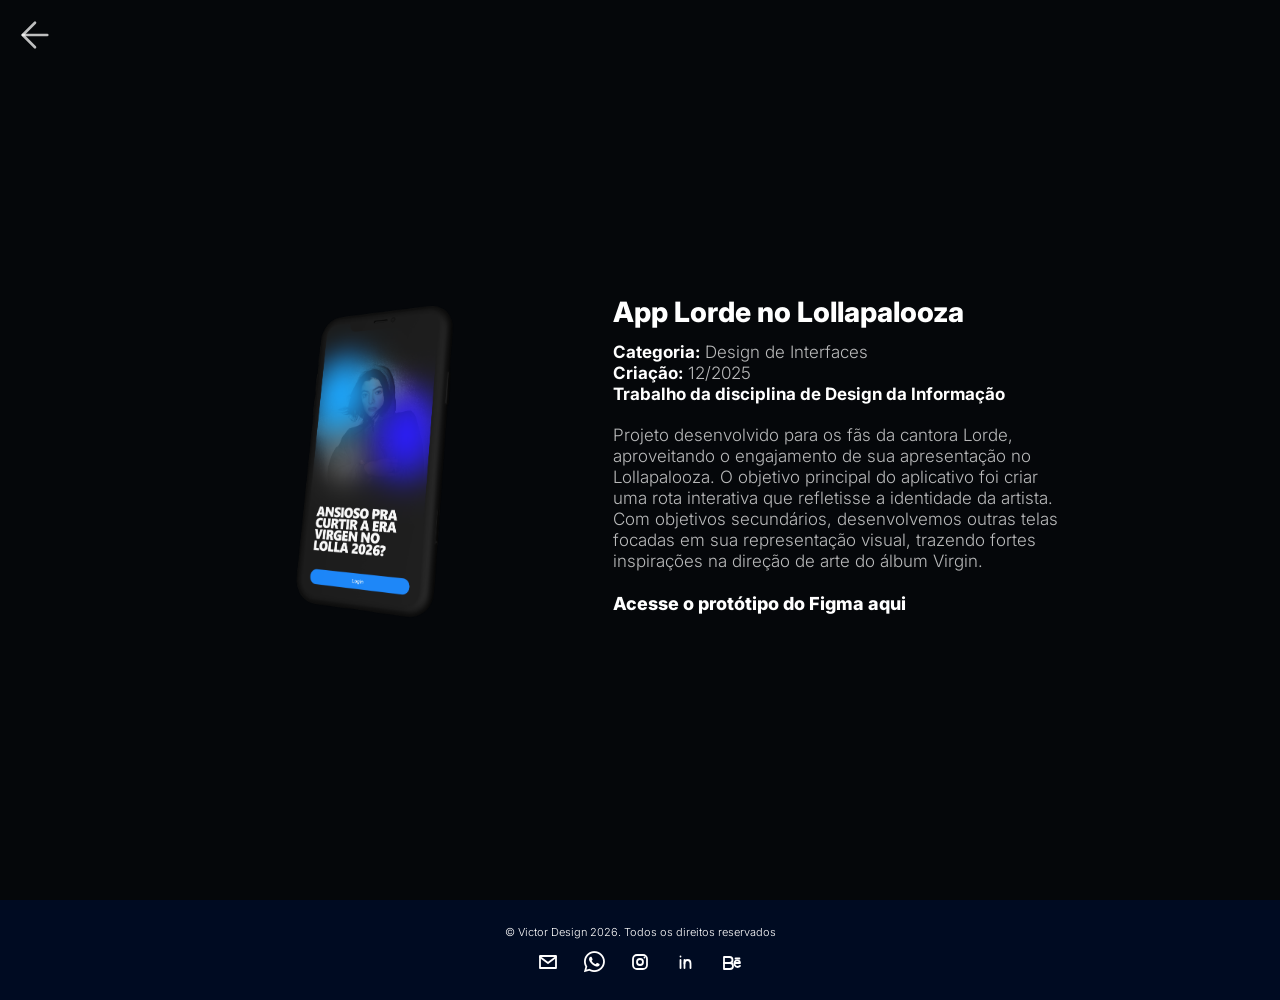
<file: app-lorde.html>
<!DOCTYPE html>
<html lang="pt-BR">
<head>
  <meta charset="UTF-8">
  <meta name="viewport" content="width=device-width, initial-scale=1.0">
  <title>App Lorde | Victor Design</title>
  <link rel="preconnect" href="https://fonts.googleapis.com">
  <link rel="preconnect" href="https://fonts.gstatic.com" crossorigin>
  <link href="https://fonts.googleapis.com/css2?family=Inter:wght@200;300;400;500;700;800;900&display=swap" rel="stylesheet">
  <link rel="stylesheet" href="https://cdnjs.cloudflare.com/ajax/libs/font-awesome/6.7.2/css/all.min.css">
  <link rel="stylesheet" href="style.css">
</head>
<body class="case-page lorde-page">
  <a class="case-back" href="index.html#projetos" aria-label="Voltar para projetos">
    <svg viewBox="0 0 24 24" aria-hidden="true"><path d="M19 12H5"/><path d="m12 19-7-7 7-7"/></svg>
  </a>

  <main class="lorde-shell">
    <div class="lorde-visual">
      <img src="imagens/APPLORDE_SEMFUNDO.png" alt="Tela inicial do aplicativo da Lorde">
    </div>

    <article class="lorde-copy">
      <h1>App Lorde no Lollapalooza</h1>
      <p><strong>Categoria:</strong> Design de Interfaces</p>
      <p><strong>Cria&ccedil;&atilde;o:</strong> 12/2025</p>
      <p><strong>Trabalho da disciplina de Design da Informa&ccedil;&atilde;o</strong></p>

      <p class="lorde-description">
        Projeto desenvolvido para os f&atilde;s da cantora Lorde,
        aproveitando o engajamento de sua apresenta&ccedil;&atilde;o no
        Lollapalooza. O objetivo principal do aplicativo foi criar uma
        rota interativa que refletisse a identidade da artista. Com
        objetivos secund&aacute;rios, desenvolvemos outras telas focadas
        em sua representa&ccedil;&atilde;o visual, trazendo fortes
        inspira&ccedil;&otilde;es na dire&ccedil;&atilde;o de arte do &aacute;lbum Virgin.
      </p>

      <a class="lorde-prototype" href="https://www.figma.com/proto/cUlEA8C2ArJ2OXShAB33Bn/APP-LORDE?t=LaIYiRJ4msjjn3dw-1&amp;scaling=scale-down&amp;content-scaling=fixed&amp;page-id=0%3A1&amp;node-id=1-1603&amp;starting-point-node-id=1%3A1578" target="_blank" rel="noreferrer">
        Acesse o prot&oacute;tipo do Figma aqui
      </a>
    </article>
  </main>
  <footer class="site-footer">
    <p>&copy; Victor Design 2026. Todos os direitos reservados</p>
    <div class="footer-social" aria-label="Redes sociais">
      <a href="mailto:victordesigncreative@gmail.com" aria-label="E-mail"><svg viewBox="0 0 24 24"><path d="M4 6h16v12H4z"/><path d="m4 7 8 6 8-6"/></svg></a>
      <a href="https://www.instagram.com/victordesign.br?igsh=YmllcWcwd20zajg3&amp;utm_source=qr" target="_blank" rel="noreferrer" aria-label="Instagram"><svg viewBox="0 0 24 24"><rect x="5" y="5" width="14" height="14" rx="4"/><circle cx="12" cy="12" r="3"/><path d="M16.5 7.5h.01"/></svg></a>
      <a href="https://www.behance.net/victorbragaa" target="_blank" rel="noreferrer" aria-label="Behance"><svg viewBox="0 0 24 24"><path d="M4 7h5.5a3 3 0 0 1 0 6H4V7Z"/><path d="M4 13h6a3 3 0 0 1 0 6H4v-6Z"/><path d="M15 13h5a2.8 2.8 0 0 0-5.4-.9c-.6 1.5.1 4.9 2.9 4.9 1.1 0 1.9-.4 2.5-1.1"/><path d="M15.5 8.5h4"/></svg></a>
      <a href="https://www.linkedin.com/in/victor-hugo-braga-alcantara-9099b823b" target="_blank" rel="noreferrer" aria-label="LinkedIn"><svg viewBox="0 0 24 24"><path d="M6.5 10v8"/><path d="M10.5 18v-8"/><path d="M10.5 13.5c0-2 1.2-3.5 3.2-3.5 1.8 0 2.8 1.2 2.8 3.4V18"/><path d="M6.5 6.5h.01"/></svg></a>
      <a href="https://wa.me/5511997618821?text=Ol%C3%A1%20Victor%2C%0AVamos%20conversar%20sobre%20suas%20ideias%20e%20criar%20algo%20extraordin%C3%A1rio%20juntos" target="_blank" rel="noreferrer" aria-label="WhatsApp"><i class="fa-brands fa-whatsapp" style="color: rgb(255, 255, 255);" aria-hidden="true"></i></a>
    </div>
  </footer>
</body>
</html>
</file>
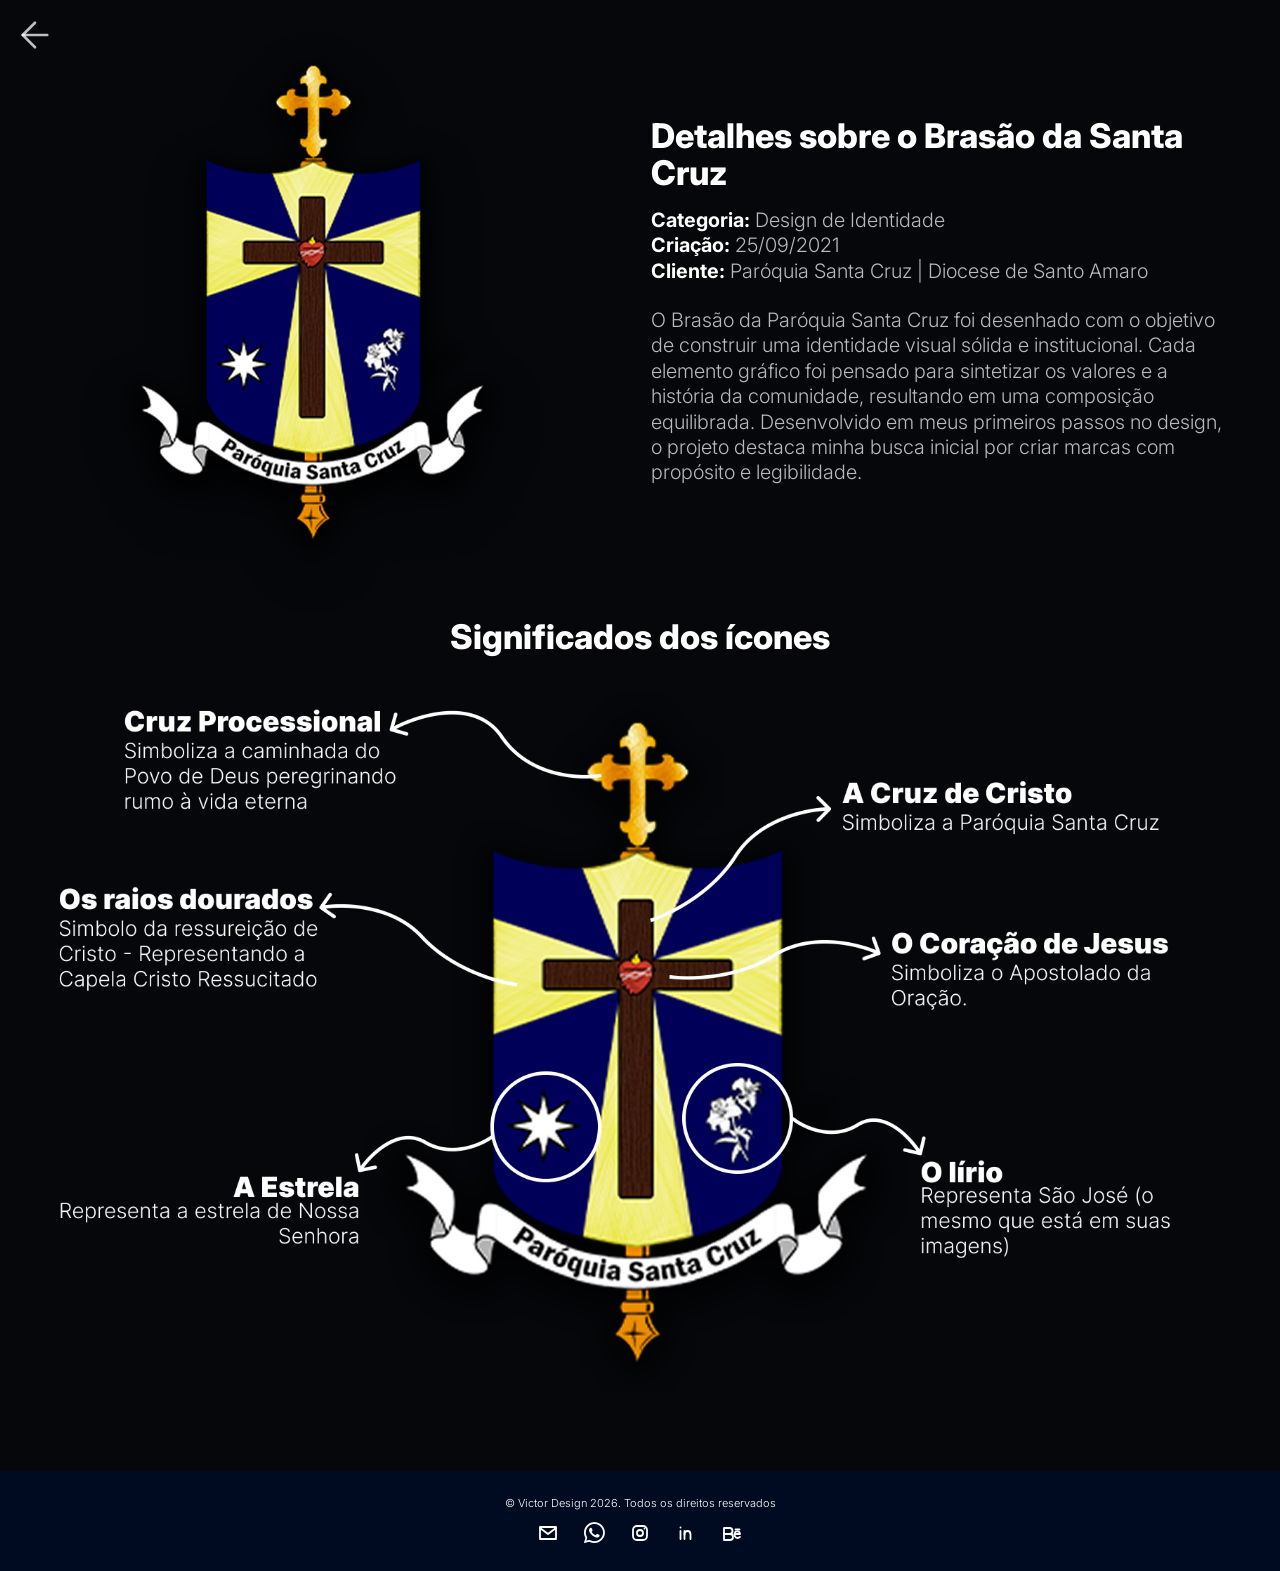
<file: brasao-santa-cruz.html>
<!DOCTYPE html>
<html lang="pt-BR">
<head>
  <meta charset="UTF-8">
  <meta name="viewport" content="width=device-width, initial-scale=1.0">
  <title>Bras&atilde;o Santa Cruz | Victor Design</title>
  <link rel="preconnect" href="https://fonts.googleapis.com">
  <link rel="preconnect" href="https://fonts.gstatic.com" crossorigin>
  <link href="https://fonts.googleapis.com/css2?family=Inter:wght@200;300;400;500;700;800;900&display=swap" rel="stylesheet">
  <link rel="stylesheet" href="https://cdnjs.cloudflare.com/ajax/libs/font-awesome/6.7.2/css/all.min.css">
  <link rel="stylesheet" href="style.css">
</head>
<body class="case-page">
  <a class="case-back" href="index.html#projetos" aria-label="Voltar para projetos">
    <svg viewBox="0 0 24 24" aria-hidden="true"><path d="M19 12H5"/><path d="m12 19-7-7 7-7"/></svg>
  </a>

  <main class="case-shell">
    <section class="case-hero">
      <div class="case-image-wrap">
        <img src="imagens/SANTACRUZ_SEMFUNDO.png" alt="Bras&atilde;o da Par&oacute;quia Santa Cruz">
      </div>

      <div class="case-copy">
        <h1>Detalhes sobre o Bras&atilde;o da Santa Cruz</h1>
        <p><strong>Categoria:</strong> Design de Identidade</p>
        <p><strong>Cria&ccedil;&atilde;o:</strong> 25/09/2021</p>
        <p><strong>Cliente:</strong> Par&oacute;quia Santa Cruz | Diocese de Santo Amaro</p>

        <p class="case-description">
          O Bras&atilde;o da Par&oacute;quia Santa Cruz foi desenhado com o objetivo de construir uma identidade visual s&oacute;lida e institucional. Cada elemento gr&aacute;fico foi pensado para sintetizar os valores e a hist&oacute;ria da comunidade, resultando em uma composi&ccedil;&atilde;o equilibrada. Desenvolvido em meus primeiros passos no design, o projeto destaca minha busca inicial por criar marcas com prop&oacute;sito e legibilidade.
        </p>
      </div>
    </section>

    <section class="case-meaning">
      <h2>Significados dos &iacute;cones</h2>
      <img class="meaning-ready-image" src="imagens/INFORM_BRASAO.png" alt="Significados dos elementos do bras&atilde;o Santa Cruz">
    </section>
  </main>
  <footer class="site-footer">
    <p>&copy; Victor Design 2026. Todos os direitos reservados</p>
    <div class="footer-social" aria-label="Redes sociais">
      <a href="mailto:victordesigncreative@gmail.com" aria-label="E-mail"><svg viewBox="0 0 24 24"><path d="M4 6h16v12H4z"/><path d="m4 7 8 6 8-6"/></svg></a>
      <a href="https://www.instagram.com/victordesign.br?igsh=YmllcWcwd20zajg3&amp;utm_source=qr" target="_blank" rel="noreferrer" aria-label="Instagram"><svg viewBox="0 0 24 24"><rect x="5" y="5" width="14" height="14" rx="4"/><circle cx="12" cy="12" r="3"/><path d="M16.5 7.5h.01"/></svg></a>
      <a href="https://www.behance.net/victorbragaa" target="_blank" rel="noreferrer" aria-label="Behance"><svg viewBox="0 0 24 24"><path d="M4 7h5.5a3 3 0 0 1 0 6H4V7Z"/><path d="M4 13h6a3 3 0 0 1 0 6H4v-6Z"/><path d="M15 13h5a2.8 2.8 0 0 0-5.4-.9c-.6 1.5.1 4.9 2.9 4.9 1.1 0 1.9-.4 2.5-1.1"/><path d="M15.5 8.5h4"/></svg></a>
      <a href="https://www.linkedin.com/in/victor-hugo-braga-alcantara-9099b823b" target="_blank" rel="noreferrer" aria-label="LinkedIn"><svg viewBox="0 0 24 24"><path d="M6.5 10v8"/><path d="M10.5 18v-8"/><path d="M10.5 13.5c0-2 1.2-3.5 3.2-3.5 1.8 0 2.8 1.2 2.8 3.4V18"/><path d="M6.5 6.5h.01"/></svg></a>
      <a href="https://wa.me/5511997618821?text=Ol%C3%A1%20Victor%2C%0AVamos%20conversar%20sobre%20suas%20ideias%20e%20criar%20algo%20extraordin%C3%A1rio%20juntos" target="_blank" rel="noreferrer" aria-label="WhatsApp"><i class="fa-brands fa-whatsapp" style="color: rgb(255, 255, 255);" aria-hidden="true"></i></a>
    </div>
  </footer>
</body>
</html>
</file>
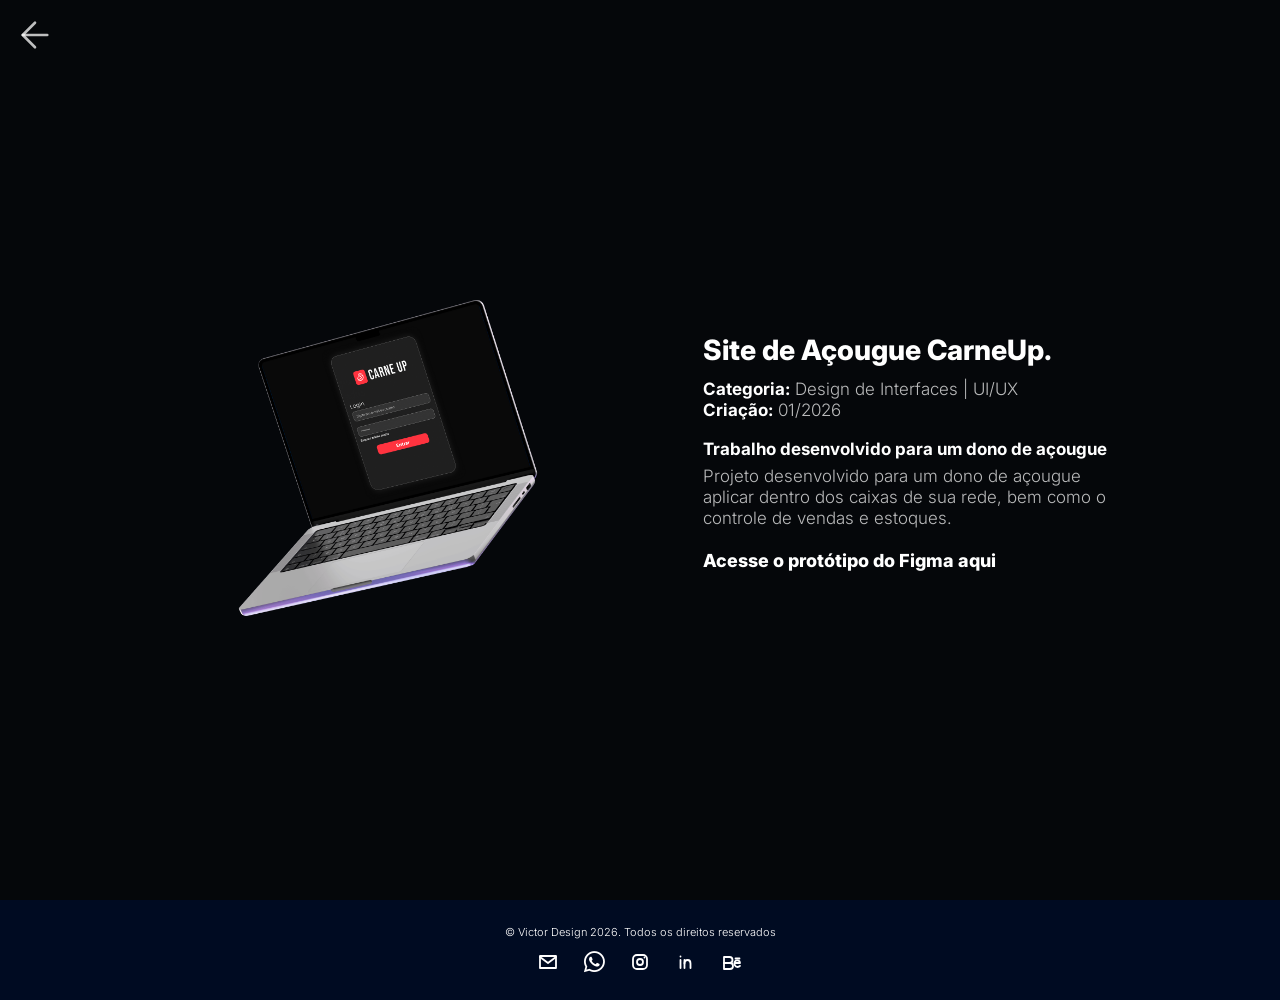
<file: carneup.html>
<!DOCTYPE html>
<html lang="pt-BR">
<head>
  <meta charset="UTF-8">
  <meta name="viewport" content="width=device-width, initial-scale=1.0">
  <title>CarneUp | Victor Design</title>
  <link rel="preconnect" href="https://fonts.googleapis.com">
  <link rel="preconnect" href="https://fonts.gstatic.com" crossorigin>
  <link href="https://fonts.googleapis.com/css2?family=Inter:wght@200;300;400;500;700;800;900&display=swap" rel="stylesheet">
  <link rel="stylesheet" href="https://cdnjs.cloudflare.com/ajax/libs/font-awesome/6.7.2/css/all.min.css">
  <link rel="stylesheet" href="style.css">
</head>
<body class="case-page carneup-page">
  <a class="case-back" href="index.html#projetos" aria-label="Voltar para projetos">
    <svg viewBox="0 0 24 24" aria-hidden="true"><path d="M19 12H5"/><path d="m12 19-7-7 7-7"/></svg>
  </a>

  <main class="carneup-shell">
    <div class="carneup-visual">
      <img src="imagens/CARNEUP_SEMFUNDO.png" alt="Mockup do site CarneUp">
    </div>

    <article class="carneup-copy">
      <h1>Site de A&ccedil;ougue CarneUp.</h1>
      <p><strong>Categoria:</strong> Design de Interfaces | UI/UX</p>
      <p><strong>Cria&ccedil;&atilde;o:</strong> 01/2026</p>

      <p class="carneup-highlight"><strong>Trabalho desenvolvido para um dono de a&ccedil;ougue</strong></p>
      <p class="carneup-description">
        Projeto desenvolvido para um dono de a&ccedil;ougue aplicar
        dentro dos caixas de sua rede, bem como o controle de
        vendas e estoques.
      </p>

      <a class="carneup-prototype" href="https://www.figma.com/proto/dmqGlgPKzXNcwUaRMgEllC/CARNE-UP?node-id=0-2266&amp;p=f&amp;t=XthnqzlI08GWKN9h-1&amp;scaling=min-zoom&amp;content-scaling=fixed&amp;page-id=0%3A1" target="_blank" rel="noreferrer">
        Acesse o prot&oacute;tipo do Figma aqui
      </a>
    </article>
  </main>
  <footer class="site-footer">
    <p>&copy; Victor Design 2026. Todos os direitos reservados</p>
    <div class="footer-social" aria-label="Redes sociais">
      <a href="mailto:victordesigncreative@gmail.com" aria-label="E-mail"><svg viewBox="0 0 24 24"><path d="M4 6h16v12H4z"/><path d="m4 7 8 6 8-6"/></svg></a>
      <a href="https://www.instagram.com/victordesign.br?igsh=YmllcWcwd20zajg3&amp;utm_source=qr" target="_blank" rel="noreferrer" aria-label="Instagram"><svg viewBox="0 0 24 24"><rect x="5" y="5" width="14" height="14" rx="4"/><circle cx="12" cy="12" r="3"/><path d="M16.5 7.5h.01"/></svg></a>
      <a href="https://www.behance.net/victorbragaa" target="_blank" rel="noreferrer" aria-label="Behance"><svg viewBox="0 0 24 24"><path d="M4 7h5.5a3 3 0 0 1 0 6H4V7Z"/><path d="M4 13h6a3 3 0 0 1 0 6H4v-6Z"/><path d="M15 13h5a2.8 2.8 0 0 0-5.4-.9c-.6 1.5.1 4.9 2.9 4.9 1.1 0 1.9-.4 2.5-1.1"/><path d="M15.5 8.5h4"/></svg></a>
      <a href="https://www.linkedin.com/in/victor-hugo-braga-alcantara-9099b823b" target="_blank" rel="noreferrer" aria-label="LinkedIn"><svg viewBox="0 0 24 24"><path d="M6.5 10v8"/><path d="M10.5 18v-8"/><path d="M10.5 13.5c0-2 1.2-3.5 3.2-3.5 1.8 0 2.8 1.2 2.8 3.4V18"/><path d="M6.5 6.5h.01"/></svg></a>
      <a href="https://wa.me/5511997618821?text=Ol%C3%A1%20Victor%2C%0AVamos%20conversar%20sobre%20suas%20ideias%20e%20criar%20algo%20extraordin%C3%A1rio%20juntos" target="_blank" rel="noreferrer" aria-label="WhatsApp"><i class="fa-brands fa-whatsapp" style="color: rgb(255, 255, 255);" aria-hidden="true"></i></a>
    </div>
  </footer>
</body>
</html>
</file>
<file: style.css>
* {
  box-sizing: border-box;
  margin: 0;
  padding: 0;
}

html {
  scroll-behavior: smooth;
  scroll-padding-top: 28px;
}

body {
  min-width: 320px;
  overflow-x: hidden;
  background: #05070a;
  color: #ffffff;
  font-family: "Inter", sans-serif;
}

.site-footer {
  display: flex;
  flex-direction: column;
  align-items: center;
  justify-content: center;
  gap: 10px;
  width: 100%;
  height: 100px;
  padding: 12px 18px;
  background: #000b22;
  color: #ffffff;
  text-align: center;
}

.site-footer p {
  font-size: 11px;
  font-weight: 300;
  line-height: 1.3;
}

.footer-social {
  display: flex;
  align-items: center;
  justify-content: center;
  gap: 20px;
}

.footer-social a[aria-label="E-mail"] {
  order: 1;
}

.footer-social a[aria-label="WhatsApp"] {
  order: 2;
}

.footer-social a[aria-label="Instagram"] {
  order: 3;
}

.footer-social a[aria-label="LinkedIn"] {
  order: 4;
}

.footer-social a[aria-label="Behance"] {
  order: 5;
}

.footer-social a {
  display: inline-flex;
  align-items: center;
  justify-content: center;
  width: 26px;
  height: 26px;
  color: #ffffff;
  text-decoration: none;
}

.footer-social svg {
  width: 24px;
  height: 24px;
  fill: none;
  stroke: currentColor;
  stroke-linecap: round;
  stroke-linejoin: round;
  stroke-width: 1.8;
}

.footer-social .fa-whatsapp {
  font-size: 24px;
  line-height: 1;
}

.portfolio-shell {
  min-height: 100vh;
  background: #05070a;
}

.cursor-glow {
  position: fixed;
  left: 0;
  top: 0;
  z-index: 3;
  width: 280px;
  height: 280px;
  border-radius: 50%;
  background: radial-gradient(
    circle,
    rgba(0, 87, 124, 0.32),
    rgba(0, 87, 124, 0.12) 38%,
    transparent 70%
  );
  filter: blur(18px);
  opacity: 0;
  pointer-events: none;
  transform: translate(-50%, -50%);
  transition: opacity 0.2s ease;
}

body:hover .cursor-glow {
  opacity: 1;
}

.reveal {
  opacity: 0;
  transform: translateY(28px);
  transition:
    opacity 0.7s ease,
    transform 0.7s ease;
}

.reveal.is-visible {
  opacity: 1;
  transform: translateY(0);
}

.hero-background.reveal,
.hero-person.reveal {
  transform: translateX(-50%) translateY(28px);
}

.hero-background.reveal.is-visible,
.hero-person.reveal.is-visible {
  transform: translateX(-50%) translateY(0);
}

@media (prefers-reduced-motion: reduce) {
  .reveal {
    opacity: 1;
    transform: none;
    transition: none;
  }

  .hero-background.reveal,
  .hero-person.reveal {
    transform: translateX(-50%);
  }
}

.navbar {
  position: fixed;
  top: 0;
  left: 0;
  z-index: 10;
  display: flex;
  align-items: center;
  gap: clamp(34px, 4.4vw, 62px);
  width: 100%;
  height: 38px;
  padding: 0 0 0 clamp(16px, 2.6vw, 22px);
  background: rgba(13, 13, 13, 0.02);
  backdrop-filter: blur(300px);
  -webkit-backdrop-filter: blur(300px);
}

.navbar a {
  position: relative;
  color: rgba(255, 255, 255, 0.72);
  font-family: "Inter", sans-serif;
  font-size: clamp(9px, 1.16vw, 12px);
  font-weight: 400;
  line-height: 1;
  text-decoration: none;
  transition:
    color 0.25s ease,
    font-weight 0.25s ease;
}

.navbar a:hover {
  color: #ffffff;
  font-weight: 500;
}

.navbar a.active {
  color: #ffffff;
  font-weight: 500;
}

.navbar a.active::after {
  content: "";
  position: absolute;
  left: 0;
  right: 0;
  bottom: -8px;
  height: 1px;
  background: #ffffff;
}

.hero {
  position: relative;
  min-height: 100vh;
  overflow: hidden;
}

.hero::before,
.hero::after {
  content: "";
  position: absolute;
  z-index: 1;
  pointer-events: none;
}

.hero::before {
  left: -18vw;
  bottom: -18vh;
  width: 58vw;
  height: 82vh;
  background: radial-gradient(
    circle at 52% 54%,
    rgba(0, 87, 124, 0.42),
    rgba(0, 87, 124, 0.18) 34%,
    transparent 68%
  );
  filter: blur(18px);
}

.hero::after {
  top: 7vh;
  right: -18vw;
  width: 58vw;
  height: 58vh;
  background: radial-gradient(
    circle at 50% 48%,
    rgba(0, 87, 124, 0.36),
    rgba(0, 87, 124, 0.18) 38%,
    transparent 70%
  );
  filter: blur(16px);
}

.hero-background {
  position: absolute;
  top: clamp(38px, 7.9vh, 50px);
  left: 49%;
  z-index: 2;
  width: min(138vw, 980px);
  height: auto;
  object-fit: contain;
  object-position: center top;
  transform: translateX(-50%);
}

.hero-mobile-title {
  display: none;
}

.hero-person {
  position: absolute;
  bottom: clamp(-34px, -4.6vh, -22px);
  left: 48.4%;
  z-index: 5;
  width: clamp(300px, 58vh, 405px);
  height: auto;
  filter: drop-shadow(0 24px 42px rgba(0, 0, 0, 0.64));
  transform: translateX(-50%);
}

.hero-info {
  position: absolute;
  right: clamp(22px, 4.1vw, 28px);
  bottom: clamp(38px, 8.5vh, 54px);
  z-index: 8;
  text-align: right;
}

.hero-info p {
  display: none;
}

.explore-link {
  display: inline-flex;
  align-items: center;
  gap: 2px;
  color: rgba(255, 255, 255, 0.7);
  font-size: clamp(20px, 2.6vw, 28px);
  font-weight: 200;
  text-decoration: none;
  transition:
    color 0.25s ease,
    font-weight 0.25s ease;
}

.explore-link:hover {
  color: #ffffff;
  font-weight: 300;
}

.explore-link span {
  color: #00577c;
  font-size: 0.9em;
  transition: transform 0.25s ease;
}

.explore-link:hover span {
  transform: translateY(4px);
}

.about-section {
  position: relative;
  display: grid;
  grid-template-columns: minmax(0, 48%) minmax(360px, 1fr);
  align-items: center;
  min-height: 100vh;
  overflow: hidden;
  background:
    radial-gradient(circle at 25% 31%, rgba(0, 87, 124, 0.28), transparent 35%),
    #05070a;
}

#sobre-mim,
#projetos,
#servicos,
#contato {
  scroll-margin-top: 28px;
}

.about-photo-wrap {
  position: relative;
  align-self: stretch;
  min-height: 100vh;
}

.about-photo {
  position: absolute;
  left: -3%;
  bottom: 0;
  width: min(72vw, 980px);
  height: auto;
  filter: drop-shadow(0 26px 38px rgba(0, 0, 0, 0.62));
}

.about-content {
  width: min(520px, 88%);
  margin-left: clamp(44px, 5vw, 92px);
  padding-top: 24px;
}

.about-block + .about-block {
  margin-top: 28px;
}

.about-content h2,
.about-content h3 {
  color: #ffffff;
  font-weight: 800;
  letter-spacing: 0;
  line-height: 1;
}

.about-content h2 {
  margin-bottom: 10px;
  font-size: clamp(30px, 3.4vw, 42px);
}

.about-content h3 {
  margin-bottom: 12px;
  font-size: clamp(28px, 3.1vw, 38px);
}

.about-content p {
  color: #ffffff;
  font-size: clamp(15px, 1.45vw, 19px);
  font-weight: 400;
  line-height: 1.12;
}

.skill-list {
  display: flex;
  align-items: center;
  gap: 12px;
}

.skill-list img {
  display: block;
  width: clamp(40px, 5vw, 58px);
  height: clamp(40px, 5vw, 58px);
  object-fit: contain;
}

.education {
  line-height: 1.04;
}

.projects-section {
  min-height: 68vh;
  padding: clamp(46px, 7vh, 76px) clamp(28px, 8vw, 104px) clamp(58px, 8vh, 90px);
  background: #05070a;
}

.projects-heading {
  width: min(620px, 92vw);
  margin: 0 auto 24px;
  text-align: center;
}

.projects-heading h2 {
  margin-bottom: 8px;
  color: #ffffff;
  font-size: clamp(24px, 3vw, 34px);
  font-weight: 800;
  line-height: 1;
}

.projects-heading p {
  color: rgba(255, 255, 255, 0.78);
  font-size: clamp(11px, 1.2vw, 14px);
  font-weight: 300;
  line-height: 1.2;
}

.projects-grid {
  display: grid;
  grid-template-columns: 1.05fr 1.2fr 1.05fr 1.2fr;
  align-items: stretch;
  gap: 10px;
  width: min(1080px, 84vw);
  margin: 0 auto;
}

.project-stack {
  display: grid;
  gap: 10px;
  grid-template-rows: 1fr 1fr;
}

.project-card {
  position: relative;
  min-height: 0;
  overflow: hidden;
  background: #06101d;
  border: 1px solid transparent;
  transition: border-color 0.25s ease;
}

.project-card:not(.project-card-tall) {
  aspect-ratio: 1.5 / 1;
}

.project-card-tall {
  height: 100%;
}

.project-card img {
  display: block;
  width: 100%;
  height: 100%;
  object-fit: cover;
  object-position: center;
  transition:
    transform 0.35s ease,
    filter 0.35s ease;
}

.project-card:hover img {
  filter: brightness(0.28);
  transform: scale(1.02);
}

.project-card-contain img {
  object-fit: contain;
}

.project-card-contain:hover img {
  transform: scale(1);
}

.project-card:hover {
  border-color: rgba(255, 255, 255, 0.74);
}

.project-overlay {
  position: absolute;
  inset: 0;
  z-index: 2;
  display: flex;
  align-items: center;
  justify-content: center;
  gap: 4px;
  background: rgba(0, 0, 0, 0.16);
  opacity: 0;
  transition: opacity 0.25s ease;
}

.project-card:hover .project-overlay {
  opacity: 1;
}

.project-action {
  display: inline-flex;
  align-items: center;
  justify-content: center;
  width: clamp(18px, 2.2vw, 24px);
  height: clamp(18px, 2.2vw, 24px);
  color: #ffffff;
}

.project-action svg {
  display: block;
  width: 100%;
  height: 100%;
  fill: none;
  stroke: currentColor;
  stroke-linecap: round;
  stroke-linejoin: round;
  stroke-width: 2.4;
}

.project-overlay .project-action:last-child {
  cursor: pointer;
}

.project-lightbox {
  position: fixed;
  inset: 0;
  z-index: 80;
  display: grid;
  place-items: center;
  padding: 58px 24px;
  background: rgba(1, 4, 9, 0.78);
  opacity: 0;
  pointer-events: none;
  transition: opacity 0.25s ease;
}

.project-lightbox.is-open {
  opacity: 1;
  pointer-events: auto;
}

.lightbox-panel {
  width: fit-content;
  max-width: 88vw;
  max-height: 88vh;
  overflow: hidden;
  background: #051226;
  box-shadow: 0 28px 70px rgba(0, 0, 0, 0.52);
  transform: translateY(18px) scale(0.98);
  transition: transform 0.25s ease;
}

.project-lightbox.is-open .lightbox-panel {
  transform: translateY(0) scale(1);
}

.lightbox-image {
  display: block;
  width: auto;
  max-width: 88vw;
  max-height: calc(88vh - 74px);
  object-fit: contain;
  object-position: center;
  background: #05070a;
  image-rendering: auto;
  filter: none;
  transform: none;
}

.lightbox-panel.is-portrait .lightbox-image {
  object-fit: contain;
}

.lightbox-panel.is-photo .lightbox-image {
  max-height: 88vh;
  object-fit: contain;
}

.lightbox-panel.is-photo .lightbox-title {
  display: none;
}

.lightbox-title {
  min-height: 74px;
  width: 100%;
  padding: 20px 24px;
  background: #06162c;
  color: #ffffff;
  font-size: clamp(20px, 2.2vw, 28px);
  font-weight: 800;
  line-height: 1.1;
  text-transform: capitalize;
}

.lightbox-close {
  position: fixed;
  top: 22px;
  right: 26px;
  width: 36px;
  height: 36px;
  border: 0;
  border-radius: 50%;
  background: rgba(255, 255, 255, 0.08);
  color: #ffffff;
  cursor: pointer;
  font-size: 28px;
  line-height: 1;
  transition:
    background-color 0.25s ease,
    transform 0.25s ease;
}

.lightbox-close:hover {
  background: rgba(255, 255, 255, 0.16);
  transform: scale(1.05);
}

.photos-section {
  min-height: 62vh;
  padding: clamp(32px, 5.2vh, 52px) clamp(24px, 8vw, 92px)
    clamp(54px, 8vh, 86px);
  background: #05070a;
}

.photos-heading {
  margin: 0 auto 14px;
  text-align: center;
}

.photos-heading h2 {
  color: #ffffff;
  font-size: clamp(22px, 3vw, 32px);
  font-weight: 800;
  line-height: 1;
}

.photos-heading p {
  margin-top: 4px;
  color: rgba(255, 255, 255, 0.64);
  font-size: clamp(11px, 1.25vw, 14px);
  font-weight: 300;
  line-height: 1;
}

.photos-grid {
  display: grid;
  grid-template-columns: 1.08fr 0.95fr 1.08fr 0.95fr;
  align-items: stretch;
  gap: 8px;
  width: min(1060px, 78vw);
  margin: 0 auto;
}

.photos-stack {
  display: grid;
  gap: 8px;
  grid-template-rows: 1fr 1fr;
}

.photo-card {
  position: relative;
  min-height: 0;
  overflow: hidden;
  background: #06101d;
  border: 1px solid transparent;
  transition: border-color 0.25s ease;
}

.photos-grid img {
  display: block;
  width: 100%;
  height: 100%;
  min-height: 0;
  object-fit: cover;
  filter: brightness(0.9);
  transition:
    transform 0.35s ease,
    filter 0.35s ease;
}

.photos-stack .photo-card {
  aspect-ratio: 1.52 / 1;
}

.photo-card-tall {
  height: 100%;
  aspect-ratio: auto;
}

.photo-card:hover {
  border-color: rgba(255, 255, 255, 0.74);
}

.photo-card:hover img {
  filter: brightness(0.28);
  transform: scale(1.02);
}

.photo-overlay {
  position: absolute;
  inset: 0;
  z-index: 2;
  display: flex;
  align-items: center;
  justify-content: center;
  background: rgba(0, 0, 0, 0.16);
  opacity: 0;
  transition: opacity 0.25s ease;
}

.photo-card:hover .photo-overlay {
  opacity: 1;
}

.photo-action {
  display: inline-flex;
  align-items: center;
  justify-content: center;
  width: clamp(18px, 2.2vw, 24px);
  height: clamp(18px, 2.2vw, 24px);
  color: #ffffff;
}

.photo-action svg {
  display: block;
  width: 100%;
  height: 100%;
  fill: none;
  stroke: currentColor;
  stroke-linecap: round;
  stroke-linejoin: round;
  stroke-width: 2.4;
}

.services-section {
  min-height: 100vh;
  padding: clamp(64px, 9vh, 94px) clamp(24px, 7vw, 86px)
    clamp(72px, 10vh, 104px);
  background: #05070a;
}

.services-section > h2 {
  margin-bottom: clamp(54px, 8vh, 78px);
  color: #ffffff;
  font-size: clamp(26px, 3.2vw, 38px);
  font-weight: 800;
  line-height: 1;
  text-align: center;
}

.services-grid {
  display: grid;
  grid-template-columns: repeat(6, minmax(0, 1fr));
  gap: clamp(54px, 8vh, 78px) clamp(40px, 6vw, 78px);
  width: min(1130px, 92vw);
  margin: 0 auto;
}

.service-item {
  display: grid;
  grid-template-columns: clamp(38px, 4vw, 50px) minmax(0, 1fr);
  gap: 10px;
  align-items: start;
  color: #ffffff;
}

.service-item:nth-child(1) {
  grid-column: 1 / span 2;
}

.service-item:nth-child(2) {
  grid-column: 3 / span 2;
}

.service-item:nth-child(3) {
  grid-column: 5 / span 2;
}

.service-item:nth-child(4) {
  grid-column: 2 / span 2;
  width: auto;
  justify-self: stretch;
}

.service-item:nth-child(5) {
  grid-column: 4 / span 2;
  width: auto;
  justify-self: stretch;
}

.service-icon {
  display: inline-flex;
  align-items: center;
  justify-content: center;
  width: clamp(36px, 3.8vw, 48px);
  height: clamp(36px, 3.8vw, 48px);
  border: 1px solid #00577c;
  border-radius: 8px;
  background: #ffffff;
  color: #00577c;
  transition:
    background-color 0.25s ease,
    color 0.25s ease,
    border-color 0.25s ease;
}

.service-icon svg {
  width: 64%;
  height: 64%;
  fill: none;
  stroke: currentColor;
  stroke-linecap: round;
  stroke-linejoin: round;
  stroke-width: 1.9;
}

.service-item h3 {
  margin-bottom: 2px;
  color: rgba(255, 255, 255, 0.88);
  font-size: clamp(18px, 2vw, 26px);
  font-weight: 700;
  line-height: 1;
  white-space: nowrap;
  transition:
    color 0.25s ease,
    font-weight 0.25s ease,
    text-shadow 0.25s ease;
}

.service-item p {
  color: rgba(255, 255, 255, 0.62);
  font-size: clamp(11px, 1.16vw, 14px);
  font-weight: 300;
  line-height: 1.16;
  transition:
    color 0.25s ease,
    text-shadow 0.25s ease;
}

.service-item:hover .service-icon {
  background: #00577c;
  border-color: #00577c;
  color: #ffffff;
}

.service-item:hover h3 {
  color: #00577c;
  font-weight: 800;
  text-shadow: 0 0 0 currentColor;
}

.service-item:hover p {
  color: #ffffff;
  text-shadow: 0 0 0 currentColor;
}

.contact-section {
  min-height: 100vh;
  padding: clamp(82px, 12vh, 116px) clamp(24px, 6vw, 58px)
    clamp(58px, 8vh, 86px);
  background: #05070a;
}

.contact-heading {
  margin: 0 auto clamp(48px, 7vh, 70px);
  text-align: center;
}

.contact-heading h2 {
  color: #ffffff;
  font-size: clamp(42px, 6.4vw, 68px);
  font-weight: 800;
  line-height: 1;
}

.contact-heading p {
  margin-top: 22px;
  color: #ffffff;
  font-size: clamp(17px, 2vw, 24px);
  font-weight: 300;
  line-height: 1.45;
}

.contact-form {
  display: grid;
  gap: 34px;
  width: min(530px, 84vw);
  margin: 0 auto;
}

.contact-form label {
  display: grid;
  gap: 14px;
}

.contact-form span,
.contact-card span,
.contact-divider span {
  color: #ffffff;
  font-size: 11px;
  font-weight: 700;
  letter-spacing: 6px;
  text-transform: uppercase;
}

.contact-form b {
  color: #ffffff;
}

.contact-form input,
.contact-form textarea {
  width: 100%;
  border: 0;
  border-bottom: 1px solid rgba(255, 255, 255, 0.22);
  outline: 0;
  background: transparent;
  color: #ffffff;
  font: inherit;
  font-size: 18px;
  font-weight: 300;
  padding: 2px 0 14px;
}

.contact-form input::placeholder,
.contact-form textarea::placeholder {
  color: rgba(255, 255, 255, 0.62);
}

.contact-form textarea {
  min-height: 112px;
  resize: vertical;
}

.contact-form button {
  justify-self: center;
  display: inline-flex;
  align-items: center;
  gap: 12px;
  min-width: 210px;
  margin-top: 12px;
  border: 0;
  border-radius: 999px;
  padding: 16px 30px;
  background: #ffffff;
  box-shadow: 0 0 34px rgba(255, 255, 255, 0.22);
  color: #000000;
  cursor: pointer;
  font-family: "Inter", sans-serif;
  font-size: 14px;
  font-weight: 700;
  transition:
    transform 0.25s ease,
    box-shadow 0.25s ease,
    background-color 0.25s ease;
}

.contact-form button:hover {
  background: #ffffff;
  box-shadow: 0 0 42px rgba(255, 255, 255, 0.36);
  transform: translateY(-2px);
}

.contact-form button svg {
  width: 18px;
  height: 18px;
  fill: none;
  stroke: currentColor;
  stroke-linecap: round;
  stroke-linejoin: round;
  stroke-width: 2;
}

.contact-divider {
  display: grid;
  grid-template-columns: 1fr auto 1fr;
  align-items: center;
  gap: 14px;
  width: min(850px, 88vw);
  margin: clamp(54px, 8vh, 72px) auto 30px;
}

.contact-divider::before,
.contact-divider::after {
  content: "";
  height: 1px;
  background: rgba(255, 255, 255, 0.08);
}

.contact-grid {
  display: grid;
  grid-template-columns: repeat(3, minmax(0, 1fr));
  gap: 12px;
  width: min(850px, 88vw);
  margin: 0 auto;
}

.contact-card {
  display: grid;
  align-content: center;
  min-height: 128px;
  border: 1px solid rgba(255, 255, 255, 0.08);
  border-radius: 10px;
  padding: 22px 20px;
  color: #ffffff;
  text-decoration: none;
  transition:
    border-color 0.25s ease,
    background-color 0.25s ease,
    transform 0.25s ease;
}

.contact-card:hover {
  border-color: rgba(0, 87, 124, 0.62);
  background: rgba(0, 87, 124, 0.08);
  transform: translateY(-3px);
}

.contact-card svg {
  width: 18px;
  height: 18px;
  margin-bottom: 18px;
  color: #ffffff;
  fill: none;
  stroke: currentColor;
  stroke-linecap: round;
  stroke-linejoin: round;
  stroke-width: 1.8;
}

.contact-card .fa-whatsapp {
  margin-bottom: 18px;
  color: #ffffff;
  font-size: 18px;
  line-height: 1;
}

.contact-card span {
  margin-bottom: 10px;
  letter-spacing: 5px;
}

.contact-card strong {
  color: #ffffff;
  font-size: 14px;
  font-weight: 800;
  line-height: 1.25;
  word-break: break-word;
}

.case-page {
  min-height: 100vh;
  background: #05070a;
}

.case-back {
  position: fixed;
  top: 14px;
  left: 14px;
  z-index: 20;
  display: inline-flex;
  align-items: center;
  justify-content: center;
  width: 42px;
  height: 42px;
  color: rgba(255, 255, 255, 0.74);
  text-decoration: none;
  transition:
    color 0.25s ease,
    transform 0.25s ease;
}

.case-back:hover {
  color: #ffffff;
  transform: translateX(-3px);
}

.case-back svg {
  width: 100%;
  height: 100%;
  fill: none;
  stroke: currentColor;
  stroke-linecap: round;
  stroke-linejoin: round;
  stroke-width: 1.5;
}

.case-shell {
  width: min(1180px, 94vw);
  margin: 0 auto;
  padding: 42px 0 78px;
}

.case-hero {
  display: grid;
  grid-template-columns: minmax(360px, 0.95fr) minmax(430px, 1.05fr);
  gap: clamp(52px, 6vw, 88px);
  align-items: center;
}

.case-image-wrap {
  display: flex;
  justify-content: center;
}

.case-image-wrap img {
  width: min(520px, 100%);
  height: auto;
  filter: drop-shadow(0 18px 24px rgba(0, 0, 0, 0.48));
}

.case-copy {
  color: rgba(255, 255, 255, 0.72);
}

.case-copy h1 {
  margin-bottom: 16px;
  color: #ffffff;
  font-size: clamp(24px, 2.8vw, 34px);
  font-weight: 800;
  line-height: 1.08;
}

.case-copy p {
  font-size: clamp(17px, 1.55vw, 21px);
  font-weight: 300;
  line-height: 1.28;
}

.case-copy strong {
  color: #ffffff;
  font-weight: 700;
}

.case-description {
  margin-top: 24px;
}

.case-meaning {
  margin-top: 54px;
  text-align: center;
}

.case-meaning h2 {
  margin-bottom: 26px;
  color: #ffffff;
  font-size: clamp(24px, 2.7vw, 34px);
  font-weight: 800;
}

.case-meaning img {
  display: block;
  width: min(1180px, 100%);
  margin: 0 auto;
  height: auto;
}

.lorde-page {
  display: flex;
  flex-direction: column;
  align-items: stretch;
}

.lorde-shell {
  display: grid;
  grid-template-columns: minmax(210px, 0.86fr) minmax(310px, 1.14fr);
  align-items: center;
  gap: clamp(26px, 5vw, 56px);
  width: min(840px, 88vw);
  margin: 0 auto;
  min-height: 100vh;
  padding: 54px 0 42px;
}

.lorde-visual {
  height: min(72vh, 560px);
  background: transparent;
}

.lorde-visual img {
  display: block;
  width: 100%;
  height: 100%;
  object-fit: contain;
  object-position: center;
}

.lorde-copy {
  color: rgba(255, 255, 255, 0.72);
}

.lorde-copy h1 {
  margin-bottom: 14px;
  color: #ffffff;
  font-size: clamp(20px, 2.6vw, 28px);
  font-weight: 800;
  line-height: 1.08;
}

.lorde-copy p {
  font-size: clamp(14px, 1.7vw, 17px);
  font-weight: 300;
  line-height: 1.24;
}

.lorde-copy strong {
  color: #ffffff;
  font-weight: 700;
}

.lorde-description {
  margin-top: 20px;
}

.lorde-prototype {
  display: inline-block;
  margin-top: 22px;
  color: #ffffff;
  font-size: clamp(15px, 1.7vw, 18px);
  font-weight: 800;
  line-height: 1.12;
  text-decoration: none;
  transition: color 0.25s ease;
}

.lorde-prototype:hover {
  color: #00577c;
}

.vacancies-page {
  display: flex;
  flex-direction: column;
  align-items: stretch;
}

.vacancies-shell {
  display: grid;
  grid-template-columns: minmax(340px, 1.08fr) minmax(320px, 0.92fr);
  align-items: center;
  gap: clamp(24px, 4vw, 54px);
  width: min(980px, 92vw);
  min-height: 100vh;
  margin: 0 auto;
  padding: 48px 0 42px;
}

.vacancies-visual {
  display: flex;
  align-items: center;
  justify-content: center;
  height: min(74vh, 590px);
}

.vacancies-visual img {
  display: block;
  width: 100%;
  height: 100%;
  object-fit: contain;
}

.vacancies-copy {
  color: rgba(255, 255, 255, 0.72);
}

.vacancies-copy h1 {
  margin-bottom: 14px;
  color: #ffffff;
  font-size: clamp(20px, 2.6vw, 28px);
  font-weight: 800;
  line-height: 1.08;
}

.vacancies-copy p {
  font-size: clamp(14px, 1.7vw, 17px);
  font-weight: 300;
  line-height: 1.24;
}

.vacancies-copy strong {
  color: #ffffff;
  font-weight: 700;
}

.vacancies-description {
  margin-top: 20px;
}

.vacancies-prototype {
  display: inline-block;
  margin-top: 22px;
  color: #ffffff;
  font-size: clamp(15px, 1.7vw, 18px);
  font-weight: 800;
  line-height: 1.12;
  text-decoration: none;
  transition: color 0.25s ease;
}

.vacancies-prototype:hover {
  color: #00577c;
}

.carneup-page {
  display: flex;
  flex-direction: column;
  align-items: stretch;
}

.carneup-shell {
  display: grid;
  grid-template-columns: minmax(360px, 1.08fr) minmax(320px, 0.92fr);
  align-items: center;
  gap: clamp(24px, 4vw, 54px);
  width: min(980px, 92vw);
  min-height: 100vh;
  margin: 0 auto;
  padding: 48px 0 42px;
}

.carneup-visual {
  display: flex;
  align-items: center;
  justify-content: center;
  height: min(74vh, 590px);
}

.carneup-visual img {
  display: block;
  width: 100%;
  height: 100%;
  object-fit: contain;
}

.carneup-copy {
  color: rgba(255, 255, 255, 0.72);
}

.carneup-copy h1 {
  margin-bottom: 14px;
  color: #ffffff;
  font-size: clamp(20px, 2.6vw, 28px);
  font-weight: 800;
  line-height: 1.08;
}

.carneup-copy p {
  font-size: clamp(14px, 1.7vw, 17px);
  font-weight: 300;
  line-height: 1.24;
}

.carneup-copy strong {
  color: #ffffff;
  font-weight: 700;
}

.carneup-highlight {
  margin-top: 18px;
}

.carneup-description {
  margin-top: 5px;
}

.carneup-prototype {
  display: inline-block;
  margin-top: 22px;
  color: #ffffff;
  font-size: clamp(15px, 1.7vw, 18px);
  font-weight: 800;
  line-height: 1.12;
  text-decoration: none;
  transition: color 0.25s ease;
}

.carneup-prototype:hover {
  color: #00577c;
}

@media (max-width: 760px) {
  .navbar {
    justify-content: flex-start;
    gap: 20px;
    height: 58px;
    padding-left: 18px;
  }

  .navbar a {
    font-size: 12px;
  }

  .hero-background {
    top: 54px;
    left: 49%;
    width: 174vw;
  }

  .hero-person {
    left: 50%;
    width: min(82vw, 360px);
  }

  .hero-info {
    right: 18px;
    bottom: 54px;
  }

  .explore-link {
    font-size: 18px;
  }

  .about-section {
    grid-template-columns: 1fr;
    align-items: start;
    min-height: auto;
    padding: 72px 22px 56px;
  }

  .about-photo-wrap {
    min-height: 320px;
  }

  .about-photo {
    left: 50%;
    width: min(96vw, 420px);
    transform: translateX(-50%);
  }

  .about-content {
    width: 100%;
    margin: 24px 0 0;
    padding-top: 0;
  }

  .projects-section {
    min-height: auto;
    padding: 56px 22px 64px;
  }

  .projects-grid {
    grid-template-columns: 1fr;
    width: min(420px, 100%);
  }

  .project-card,
  .project-card:not(.project-card-tall) {
    aspect-ratio: 1.2 / 1;
  }

  .project-card-tall {
    height: 100%;
  }

  .photos-section {
    min-height: auto;
    padding: 46px 22px 60px;
  }

  .photos-grid {
    grid-template-columns: 1fr;
    width: min(430px, 100%);
  }

  .photos-stack,
  .photo-card-tall {
    aspect-ratio: auto;
  }

  .photos-stack .photo-card,
  .photo-card-tall {
    aspect-ratio: 1.35 / 1;
  }

  .services-section {
    min-height: auto;
    padding: 50px 22px 64px;
  }

  .services-grid {
    grid-template-columns: 1fr;
    gap: 28px;
    width: 100%;
  }

  .service-item,
  .service-item:nth-child(4),
  .service-item:nth-child(5) {
    grid-column: auto;
    width: 100%;
    justify-self: stretch;
  }

  .contact-section {
    padding: 72px 22px 60px;
  }

  .contact-heading h2 {
    font-size: 38px;
  }

  .contact-heading p {
    font-size: 16px;
  }

  .contact-form {
    width: 100%;
  }

  .contact-grid {
    grid-template-columns: 1fr;
    width: 100%;
  }

  .contact-divider {
    width: 100%;
  }

  .case-shell {
    padding: 62px 0 54px;
  }

  .case-hero {
    grid-template-columns: 1fr;
    gap: 24px;
  }

  .case-copy {
    text-align: left;
  }

  .lorde-shell {
    grid-template-columns: 1fr;
    gap: 28px;
    padding: 64px 0 46px;
  }

  .lorde-visual {
    height: min(60vh, 440px);
  }

  .vacancies-shell {
    grid-template-columns: 1fr;
    gap: 26px;
    padding: 64px 0 46px;
  }

  .vacancies-visual {
    height: min(54vh, 420px);
  }

  .carneup-shell {
    grid-template-columns: 1fr;
    gap: 26px;
    padding: 64px 0 46px;
  }

  .carneup-visual {
    height: min(54vh, 420px);
  }
}

@media (max-height: 700px) and (min-width: 761px) {
  .navbar {
    height: 80px;
  }

  .navbar a {
    font-size: 20px;
  }

  .hero-background {
    top: 36px;
    width: min(132vw, 930px);
  }

  .hero-person {
    width: clamp(300px, 64vh, 405px);
    bottom: -28px;
  }

  .explore-link {
    font-size: 22px;
  }
}

@media (max-width: 640px) {
  .hero-background {
    display: none;
  }

  .hero-mobile-title {
    position: absolute;
    top: 52px;
    left: 50%;
    z-index: 2;
    display: flex;
    flex-direction: column;
    align-items: flex-start;
    width: 96vw;
    max-width: 390px;
    color: #ffffff;
    font-size: min(13.2vw, 58px);
    font-weight: 900;
    line-height: 0.84;
    letter-spacing: 0;
    white-space: nowrap;
    transform: translateX(-50%);
  }

  .hero-mobile-title span {
    display: block;
  }

  .hero-mobile-title span:nth-child(2) {
    margin-left: 6vw;
  }

  .hero-mobile-title span:nth-child(3) {
    margin-left: 18vw;
  }

  .hero-mobile-title strong {
    color: #ffffff;
    font-style: normal;
  }

  .hero-mobile-title em {
    color: transparent;
    font-style: normal;
    -webkit-text-stroke: 1px rgba(255, 255, 255, 0.96);
  }

  .hero-mobile-title.reveal,
  .hero-mobile-title.reveal.is-visible {
    transform: translateX(-50%);
  }

  html {
    scroll-padding-top: 56px;
  }

  body {
    min-width: 0;
  }

  .navbar {
    height: 44px;
    gap: 18px;
    padding-left: 10px;
    padding-right: 10px;
    overflow-x: auto;
    scrollbar-width: none;
  }

  .navbar::-webkit-scrollbar {
    display: none;
  }

  .navbar a {
    flex: 0 0 auto;
    font-size: 9px;
    white-space: nowrap;
  }

  .navbar a.active::after {
    bottom: -7px;
  }

  .hero {
    min-height: 100svh;
  }

  .hero::before {
    left: -42vw;
    bottom: 8vh;
    width: 92vw;
    height: 54vh;
  }

  .hero::after {
    top: 7vh;
    right: -44vw;
    width: 90vw;
    height: 42vh;
  }

  .hero-background {
    top: 46px;
    left: 50%;
    width: 128vw;
    max-width: none;
  }

  .hero-person {
    left: 50%;
    bottom: -12px;
    width: min(72vw, 300px);
  }

  .hero-info {
    right: 12px;
    bottom: 18px;
  }

  .explore-link {
    font-size: 11px;
    gap: 1px;
  }

  .cursor-glow {
    display: none;
  }

  .about-section {
    grid-template-columns: 1fr;
    min-height: auto;
    padding: 56px 18px 44px;
  }

  .about-photo-wrap {
    min-height: 300px;
  }

  .about-photo {
    left: 50%;
    width: min(118vw, 460px);
    transform: translateX(-50%);
  }

  .about-content {
    width: 100%;
    margin: 20px 0 0;
    padding-top: 0;
  }

  .about-content h2 {
    font-size: 28px;
  }

  .about-content h3 {
    font-size: 24px;
  }

  .about-content p {
    font-size: 14px;
  }

  .projects-section,
  .photos-section,
  .services-section,
  .contact-section {
    min-height: auto;
    padding-left: 18px;
    padding-right: 18px;
  }

  .projects-grid,
  .photos-grid {
    grid-template-columns: 1fr;
    width: min(430px, 100%);
  }

  .project-stack,
  .photos-stack {
    gap: 10px;
  }

  .project-card,
  .project-card:not(.project-card-tall),
  .photos-stack .photo-card {
    aspect-ratio: 1.22 / 1;
    height: auto;
  }

  .project-card-tall,
  .photo-card-tall {
    height: auto;
  }

  .services-grid {
    grid-template-columns: 1fr;
    gap: 30px;
    width: 100%;
  }

  .service-item,
  .service-item:nth-child(1),
  .service-item:nth-child(2),
  .service-item:nth-child(3),
  .service-item:nth-child(4),
  .service-item:nth-child(5) {
    grid-column: auto;
    width: 100%;
    justify-self: stretch;
  }

  .contact-heading h2 {
    font-size: 36px;
  }

  .contact-heading p {
    font-size: 15px;
  }

  .contact-form,
  .contact-grid,
  .contact-divider {
    width: 100%;
  }

  .contact-grid {
    grid-template-columns: 1fr;
  }
}

@media (max-width: 640px) {
  .hero-background {
    top: 58px;
    left: 50%;
    width: 100vw;
    max-width: none;
  }

  .hero-background.reveal,
  .hero-background.reveal.is-visible {
    transform: translateX(-50%);
  }

  .hero-person {
    bottom: -8px;
    width: min(76vw, 310px);
  }
}
@media (max-width: 640px) {
  html {
    scroll-padding-top: 56px;
  }

  body {
    min-width: 0;
  }

  .navbar {
    height: 44px;
    gap: 18px;
    padding-left: 10px;
    padding-right: 10px;
    overflow-x: auto;
    scrollbar-width: none;
  }

  .navbar::-webkit-scrollbar {
    display: none;
  }

  .navbar a {
    flex: 0 0 auto;
    font-size: 9px;
    white-space: nowrap;
  }

  .navbar a.active::after {
    bottom: -7px;
  }

  .hero {
    min-height: 100svh;
  }

  .hero::before {
    left: -42vw;
    bottom: 8vh;
    width: 92vw;
    height: 54vh;
  }

  .hero::after {
    top: 7vh;
    right: -44vw;
    width: 90vw;
    height: 42vh;
  }

  .hero-background {
    top: 46px;
    left: 50%;
    width: 128vw;
    max-width: none;
  }

  .hero-person {
    left: 50%;
    bottom: -12px;
    width: min(72vw, 300px);
  }

  .hero-info {
    right: 12px;
    bottom: 18px;
  }

  .explore-link {
    font-size: 11px;
    gap: 1px;
  }

  .cursor-glow {
    display: none;
  }

  .about-section {
    grid-template-columns: 1fr;
    min-height: auto;
    padding: 56px 18px 44px;
  }

  .about-photo-wrap {
    min-height: 300px;
  }

  .about-photo {
    left: 50%;
    width: min(118vw, 460px);
    transform: translateX(-50%);
  }

  .about-content {
    width: 100%;
    margin: 20px 0 0;
    padding-top: 0;
  }

  .about-content h2 {
    font-size: 28px;
  }

  .about-content h3 {
    font-size: 24px;
  }

  .about-content p {
    font-size: 14px;
  }

  .projects-section,
  .photos-section,
  .services-section,
  .contact-section {
    min-height: auto;
    padding-left: 18px;
    padding-right: 18px;
  }

  .projects-grid,
  .photos-grid {
    grid-template-columns: 1fr;
    width: min(430px, 100%);
  }

  .project-stack,
  .photos-stack {
    gap: 10px;
  }

  .project-card,
  .project-card:not(.project-card-tall),
  .photos-stack .photo-card {
    aspect-ratio: 1.22 / 1;
    height: auto;
  }

  .project-card-tall,
  .photo-card-tall {
    height: auto;
  }

  .services-grid {
    grid-template-columns: 1fr;
    gap: 30px;
    width: 100%;
  }

  .service-item,
  .service-item:nth-child(1),
  .service-item:nth-child(2),
  .service-item:nth-child(3),
  .service-item:nth-child(4),
  .service-item:nth-child(5) {
    grid-column: auto;
    width: 100%;
    justify-self: stretch;
  }

  .contact-heading h2 {
    font-size: 36px;
  }

  .contact-heading p {
    font-size: 15px;
  }

  .contact-form,
  .contact-grid,
  .contact-divider {
    width: 100%;
  }

  .contact-grid {
    grid-template-columns: 1fr;
  }
}
</file>
